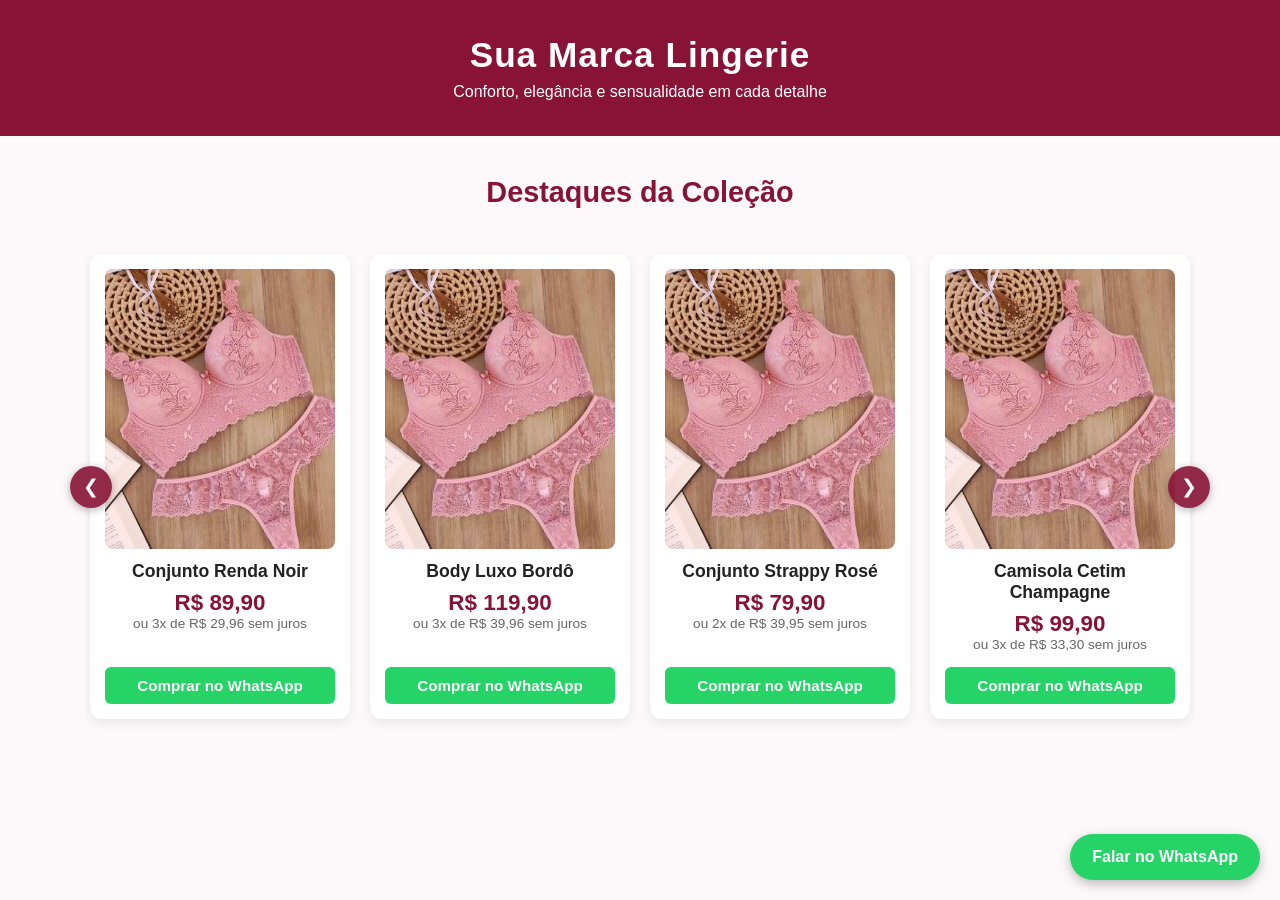
<file: site da rai/index.html>
<!DOCTYPE html>
<html lang="pt-BR">
<head>
    <meta charset="UTF-8">
    <meta name="viewport" content="width=device-width, initial-scale=1.0">
    <title>Loja de Lingerie | Vitrine</title>
    <link rel="stylesheet" href="style/style.css">
</head>
<body>

    <header>
        <h1>Sua Marca Lingerie</h1>
        <p>Conforto, elegância e sensualidade em cada detalhe</p>
    </header>

    <main class="container">
        <h2>Destaques da Coleção</h2>
        
        <div class="carrossel-wrapper">
            <button class="seta seta-esquerda" onclick="rolarCarrossel(-1)">❮</button>
            
            <div class="carrossel" id="vitrine">
                
                <div class="card-produto">
                    <img src="img/images.jpg" alt="Conjunto Renda Preto">
                    <h3>Conjunto Renda Noir</h3>
                    <p class="preco">R$ 89,90</p>
                    <p class="parcela">ou 3x de R$ 29,96 sem juros</p>
                    <a href="https://wa.me/5511994677229" target="_blank" class="btn-comprar">
                        Comprar no WhatsApp
                    </a>
                </div>

                <div class="card-produto">
                    <img src="img/images.jpg" alt="Body Rendado">
                    <h3>Body Luxo Bordô</h3>
                    <p class="preco">R$ 119,90</p>
                    <p class="parcela">ou 3x de R$ 39,96 sem juros</p>
                    <a href="https://wa.me/5511994677229" target="_blank" class="btn-comprar">
                        Comprar no WhatsApp
                    </a>
                </div>

                <div class="card-produto">
                    <img src="img/images.jpg" alt="Sutiã Strappy">
                    <h3>Conjunto Strappy Rosé</h3>
                    <p class="preco">R$ 79,90</p>
                    <p class="parcela">ou 2x de R$ 39,95 sem juros</p>
                    <a href="https://wa.me/5511994677229" target="_blank" class="btn-comprar">
                        Comprar no WhatsApp
                    </a>
                </div>

                <div class="card-produto">
                    <img src="img/images.jpg" alt="Camisola Cetim">
                    <h3>Camisola Cetim Champagne</h3>
                    <p class="preco">R$ 99,90</p>
                    <p class="parcela">ou 3x de R$ 33,30 sem juros</p>
                    <a href="https://wa.me/5511994677229" target="_blank" class="btn-comprar">
                        Comprar no WhatsApp
                    </a>
                </div>

                <div class="card-produto">
                    <img src="img/images.jpg" alt="Conjunto Branco">
                    <h3>Conjunto Noiva Branco</h3>
                    <p class="preco">R$ 94,90</p>
                    <p class="parcela">ou 3x de R$ 31,63 sem juros</p>
                    <a href="https://wa.me/5511994677229" target="_blank" class="btn-comprar">
                        Comprar no WhatsApp
                    </a>
                </div>

            </div>

            <button class="seta seta-direita" onclick="rolarCarrossel(1)">❯</button>
        </div>
    </main>

    <a href="https://wa.me/5511994677229" target="_blank" class="whatsapp-flutuante">
        Falar no WhatsApp
    </a>

    <script>
        const vitrine = document.getElementById('vitrine');
        const cardsOriginais = Array.from(vitrine.children);
        
        cardsOriginais.forEach(card => {
            const cloneFinal = card.cloneNode(true);
            vitrine.appendChild(cloneFinal);
        });

        let bloqueado = false;

        function rolarCarrossel(direcao) {
            if (bloqueado) return;
            bloqueado = true;

            const card = vitrine.querySelector('.card-produto');
            const distancia = card.offsetWidth + 20;
            const metadeLargura = vitrine.scrollWidth / 2;

            if (direcao === -1 && vitrine.scrollLeft <= 5) {
                vitrine.style.scrollBehavior = 'auto';
                vitrine.style.scrollSnapType = 'none';
                vitrine.scrollLeft = metadeLargura;
            }

            requestAnimationFrame(() => {
                vitrine.style.scrollBehavior = 'smooth';
                vitrine.scrollBy({ left: direcao * distancia });

                setTimeout(() => {
                    vitrine.style.scrollBehavior = 'auto';
                    if (vitrine.scrollLeft >= metadeLargura) {
                        vitrine.scrollLeft -= metadeLargura;
                    }
                    vitrine.style.scrollSnapType = 'x mandatory';
                    bloqueado = false;
                }, 400);
            });
        }

        vitrine.addEventListener('scroll', () => {
            if (bloqueado) return;
            const metadeLargura = vitrine.scrollWidth / 2;
            if (vitrine.scrollLeft >= metadeLargura) {
                vitrine.style.scrollBehavior = 'auto';
                vitrine.scrollLeft -= metadeLargura;
            }
        });
    </script>

</body>
</html>
</file>
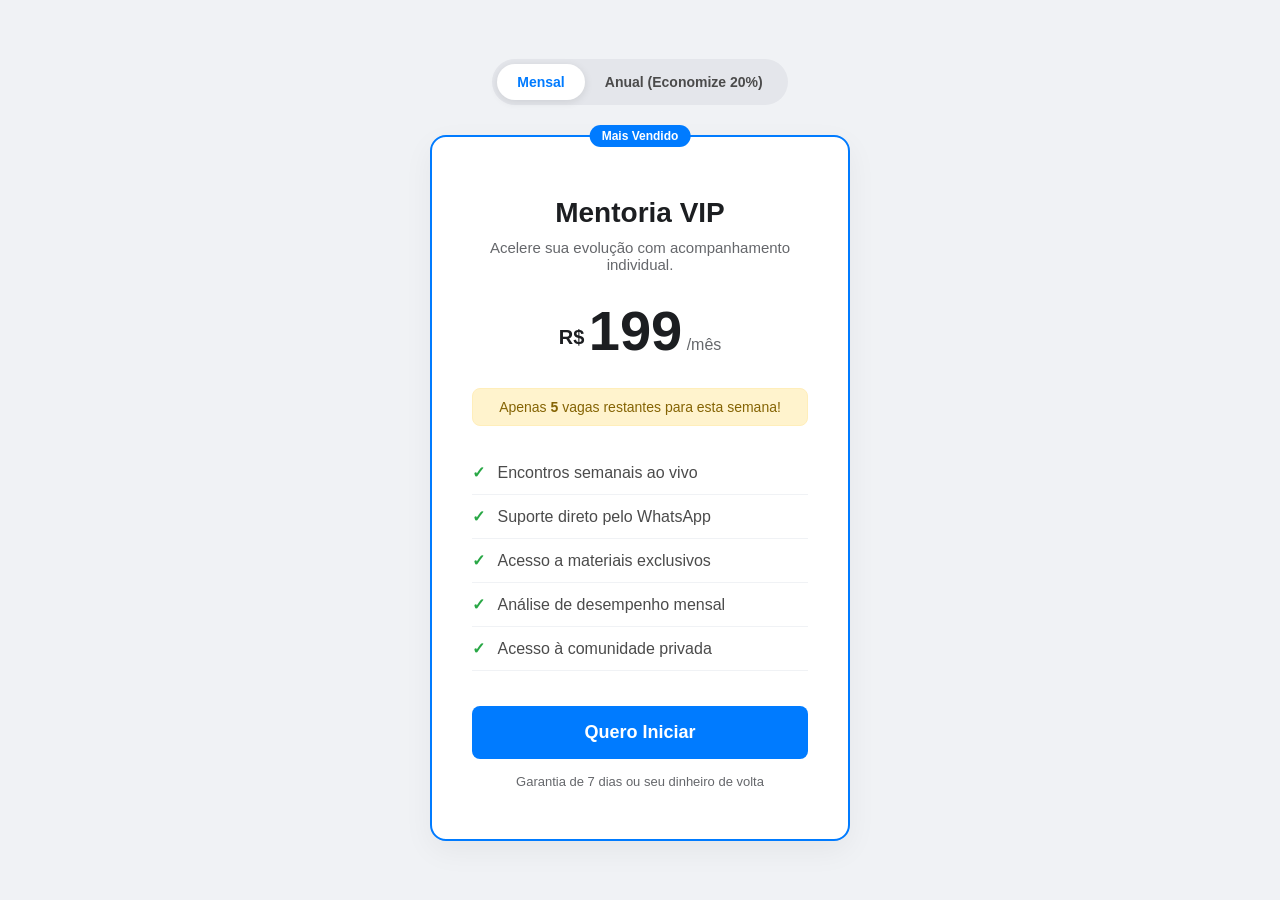
<file: projetos freelas/Card de Serviço Premium/index.html>
<!DOCTYPE html>
<html lang="pt-BR">
<head>
    <meta charset="UTF-8">
    <meta name="viewport" content="width=device-width, initial-scale=1.0">
    <title>Card de Serviços Premium</title>
    <link rel="stylesheet" href="style.css">
</head>
<body>

    <div class="container">
        <div class="toggle-container">
            <button id="btn-mensal" class="toggle-btn active">Mensal</button>
            <button id="btn-anual" class="toggle-btn">Anual (Economize 20%)</button>
        </div>

        <div class="pricing-card">
            <div class="card-header">
                <span class="badge">Mais Vendido</span>
                <h3>Mentoria VIP</h3>
                <p>Acelere sua evolução com acompanhamento individual.</p>
            </div>

            <div class="card-price">
                <span class="currency">R$</span>
                <span id="price" class="price-value">199</span>
                <span id="period" class="price-period">/mês</span>
            </div>

            <div class="scarcity-alert">
                <p>Apenas <strong id="slots-count">5</strong> vagas restantes para esta semana!</p>
            </div>

            <ul class="features-list">
                <li>Encontros semanais ao vivo</li>
                <li>Suporte direto pelo WhatsApp</li>
                <li>Acesso a materiais exclusivos</li>
                <li>Análise de desempenho mensal</li>
                <li>Acesso à comunidade privada</li>
            </ul>

            <button class="card-btn">Quero Iniciar</button>

            <div class="card-footer-info">
                <p>Garantia de 7 dias ou seu dinheiro de volta</p>
            </div>
        </div>
    </div>

    <script src="script.js"></script>
</body>
</html>
</file>
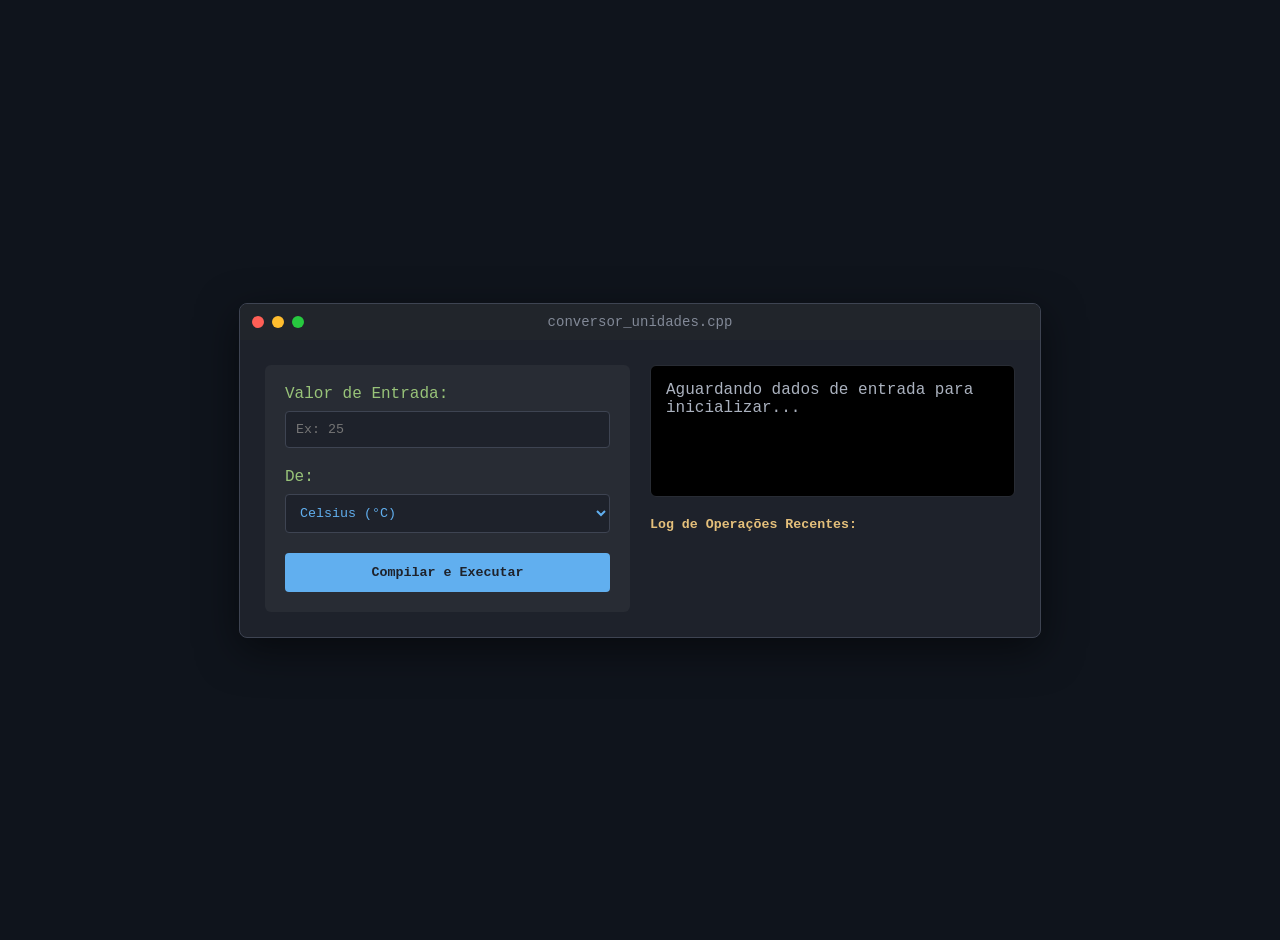
<file: projetos freelas/conversa cientifica interface/index.html>
<!DOCTYPE html>
<html lang="pt-BR">
<head>
    <meta charset="UTF-8">
    <meta name="viewport" content="width=device-width, initial-scale=1.0">
    <title>Estação de Conversão Científica</title>
    <link rel="stylesheet" href="style.css">
</head>
<body>
    <div class="terminal-container">
        <div class="terminal-header">
            <span class="dot red"></span>
            <span class="dot yellow"></span>
            <span class="dot green"></span>
            <div class="terminal-title">conversor_unidades.cpp</div>
        </div>
        
        <div class="terminal-body">
            <div class="input-panel">
                <div class="row">
                    <label>Valor de Entrada:</label>
                    <input type="number" id="tempInput" placeholder="Ex: 25">
                </div>
                
                <div class="row">
                    <label>De:</label>
                    <select id="fromUnit">
                        <option value="C">Celsius (°C)</option>
                        <option value="F">Fahrenheit (°F)</option>
                        <option value="K">Kelvin (K)</option>
                    </select>
                </div>
                
                <button class="action-btn" onclick="processConversion()">Compilar e Executar</button>
            </div>
            
            <div class="output-panel">
                <div class="console-box" id="consoleOutput">Aguardando dados de entrada para inicializar...</div>
                <div class="history-box">
                    <h5>Log de Operações Recentes:</h5>
                    <ul id="historyList"></ul>
                </div>
            </div>
        </div>
    </div>

    <script>
        function processConversion() {
            const inputVal = document.getElementById('tempInput').value;
            const fromUnit = document.getElementById('fromUnit').value;
            const consoleOutput = document.getElementById('consoleOutput');
            const historyList = document.getElementById('historyList');
            
            if (inputVal === '') {
                consoleOutput.innerHTML = `<span class="text-error">[ERRO] Falha de segmentação: entrada nula detectada.</span>`;
                return;
            }
            
            const value = parseFloat(inputVal);
            let c, f, k;
            
            if (fromUnit === 'C') {
                c = value; f = (c * 9/5) + 32; k = c + 273.15;
            } else if (fromUnit === 'F') {
                f = value; c = (f - 32) * 5/9; k = c + 273.15;
            } else {
                k = value; c = k - 273.15; f = (c * 9/5) + 32;
            }
            
            const resultText = `Mapeamento concluído com sucesso:\n» ${c.toFixed(2)} °C\n» ${f.toFixed(2)} °F\n» ${k.toFixed(2)} K`;
            consoleOutput.innerHTML = `<span class="text-success">${resultText}</span>`;
            
            const li = document.createElement('li');
            li.textContent = `${value}°${fromUnit} processado para múltiplas saídas.`;
            historyList.insertBefore(li, historyList.firstChild);
        }
    </script>
</body>
</html>
</file>
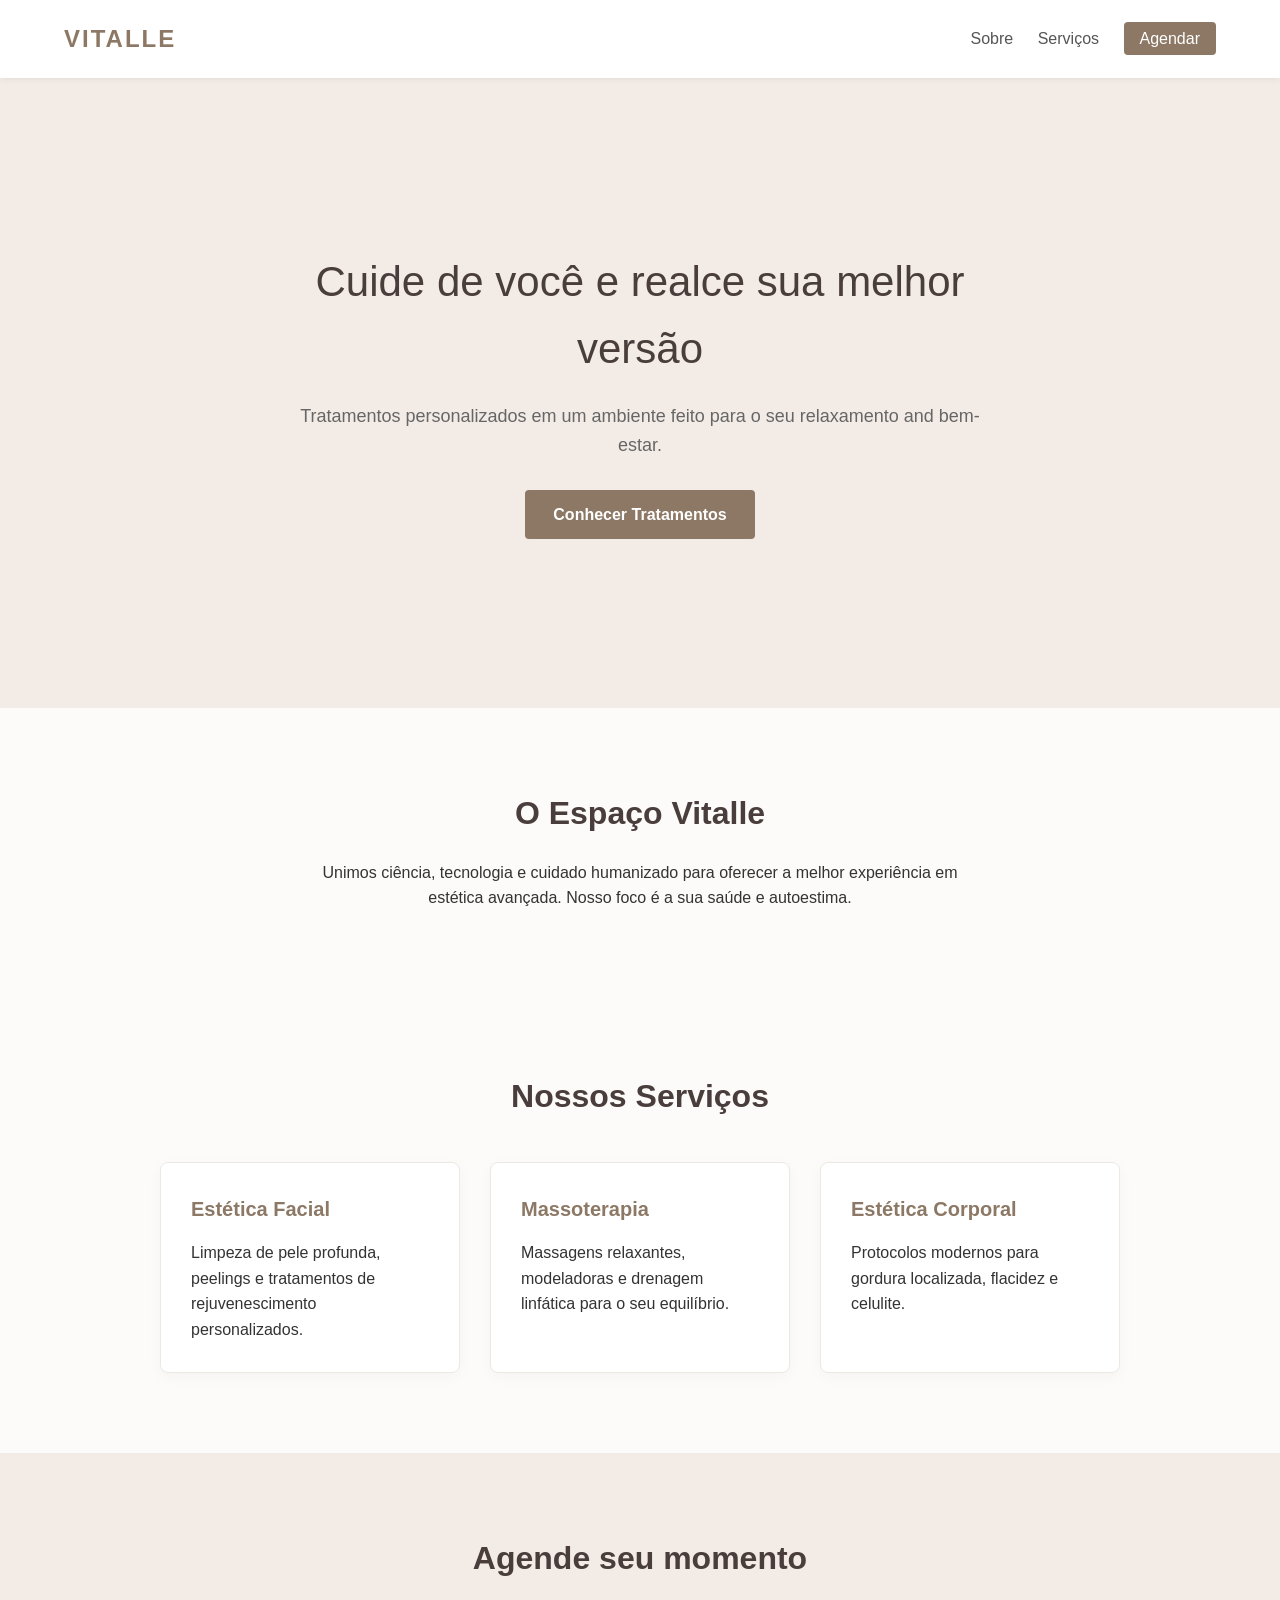
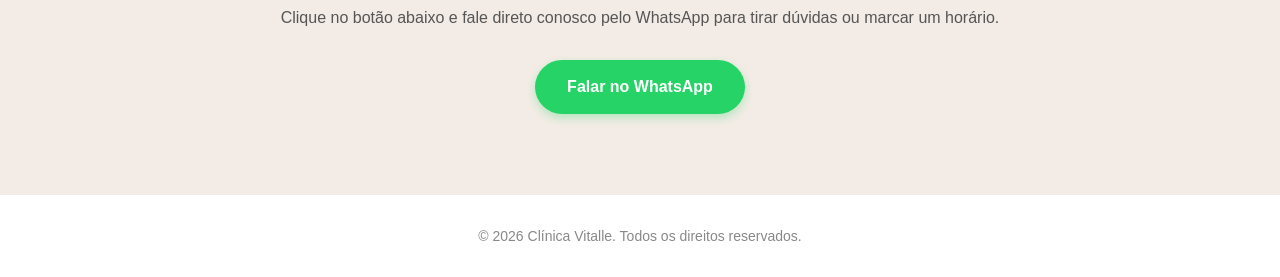
<file: projetos freelas/projeto Bem-estar/index.html>
<!DOCTYPE html>
<html lang="pt-BR">
<head>
    <meta charset="UTF-8">
    <meta name="viewport" content="width=device-width, initial-scale=1.0">
    <title>Clínica Vitalle | Estética e Bem-Estar</title>
    <link rel="stylesheet" href="style.css">
</head>
<body>

    <header class="header">
        <div class="logo">VITALLE</div>
        <nav class="menu">
            <a href="#sobre">Sobre</a>
            <a href="#servicos">Serviços</a>
            <a href="#contato" class="btn-menu">Agendar</a>
        </nav>
    </header>

    <section class="hero">
        <div class="hero-content">
            <h1>Cuide de você e realce sua melhor versão</h1>
            <p>Tratamentos personalizados em um ambiente feito para o seu relaxamento and bem-estar.</p>
            <a href="#contato" class="btn-principal">Conhecer Tratamentos</a>
        </div>
    </section>

    <section id="sobre" class="sobre">
        <h2>O Espaço Vitalle</h2>
        <p>Unimos ciência, tecnologia e cuidado humanizado para oferecer a melhor experiência em estética avançada. Nosso foco é a sua saúde e autoestima.</p>
    </section>

    <section id="servicos" class="servicos">
        <h2>Nossos Serviços</h2>
        <div class="servicos-grid">
            <div class="card">
                <h3>Estética Facial</h3>
                <p>Limpeza de pele profunda, peelings e tratamentos de rejuvenescimento personalizados.</p>
            </div>
            <div class="card">
                <h3>Massoterapia</h3>
                <p>Massagens relaxantes, modeladoras e drenagem linfática para o seu equilíbrio.</p>
            </div>
            <div class="card">
                <h3>Estética Corporal</h3>
                <p>Protocolos modernos para gordura localizada, flacidez e celulite.</p>
            </div>
        </div>
    </section>

    <section id="contato" class="contato">
        <h2>Agende seu momento</h2>
        <p>Clique no botão abaixo e fale direto conosco pelo WhatsApp para tirar dúvidas ou marcar um horário.</p>
        <a href="https://wa.me" target="_blank" class="btn-whatsapp">Falar no WhatsApp</a>
    </section>

    <footer class="footer">
        <p>&copy; 2026 Clínica Vitalle. Todos os direitos reservados.</p>
    </footer>

</body>
</html>
</file>
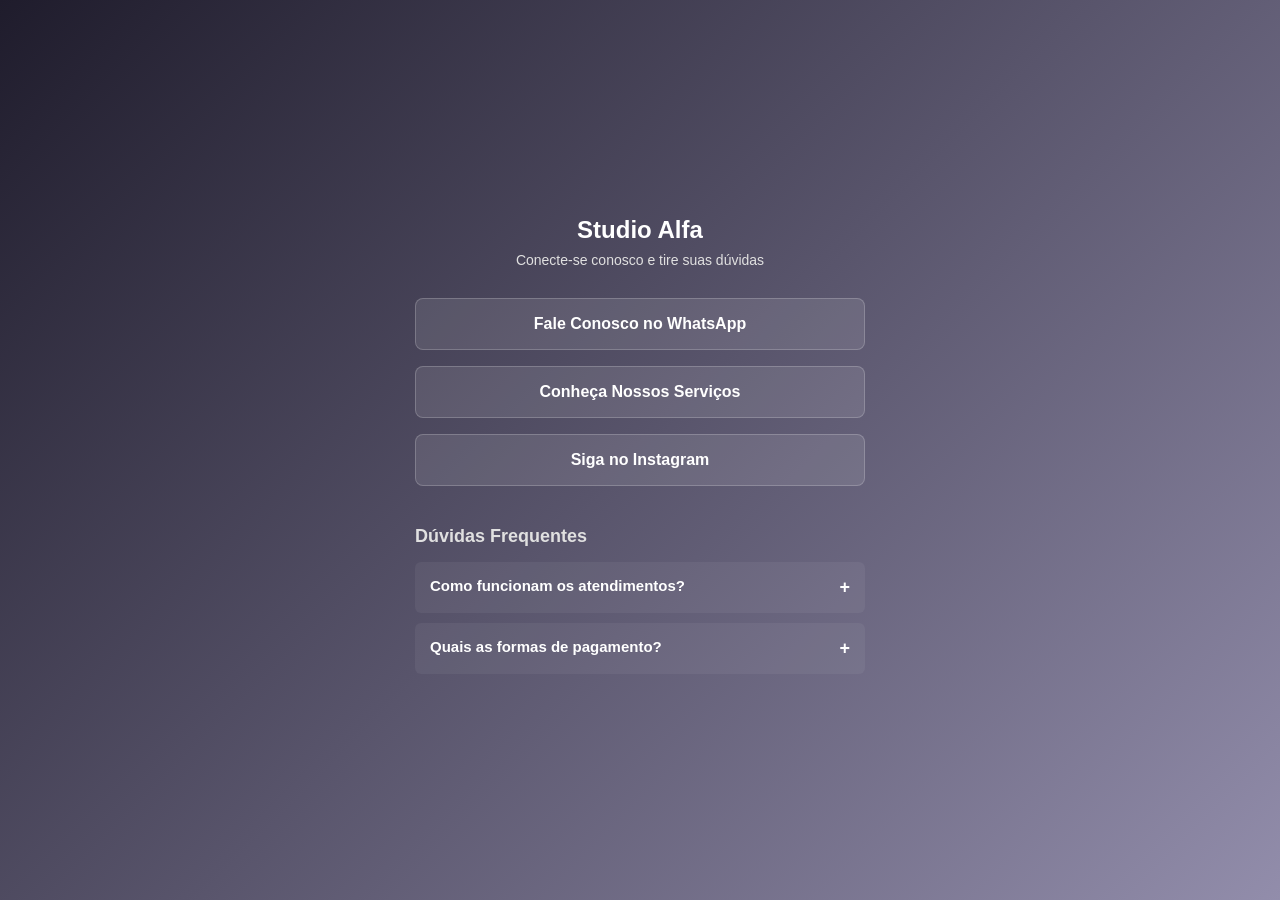
<file: projetos freelas/projeto linktree/index.html>
<!DOCTYPE html>
<html lang="pt-BR">
<head>
    <meta charset="UTF-8">
    <meta name="viewport" content="width=device-width, initial-scale=1.0">
    <title>Nossas Redes e Dúvidas</title>
    <link rel="stylesheet" href="style.css">
</head>
<body>

    <div class="links-container">
        <div class="profile">
            <h2>Studio Alfa</h2>
            <p>Conecte-se conosco e tire suas dúvidas</p>
        </div>

        <div class="links-grid">
            <a href="#" class="link-item">Fale Conosco no WhatsApp</a>
            <a href="#" class="link-item">Conheça Nossos Serviços</a>
            <a href="#" class="link-item">Siga no Instagram</a>
        </div>

        <div class="faq-section">
            <h3>Dúvidas Frequentes</h3>
            
            <div class="faq-item">
                <button class="faq-question">Como funcionam os atendimentos?</button>
                <div class="faq-answer">
                    <p>Nossos atendimentos são feitos com hora marcada, de segunda a sexta, de forma presencial ou online.</p>
                </div>
            </div>

            <div class="faq-item">
                <button class="faq-question">Quais as formas de pagamento?</button>
                <div class="faq-answer">
                    <p>Aceitamos Pix, cartões de crédito com parcelamento em até 6x e boleto bancário à vista.</p>
                </div>
            </div>
        </div>
    </div>

    <script src="script.js"></script>
</body>
</html>
</file>
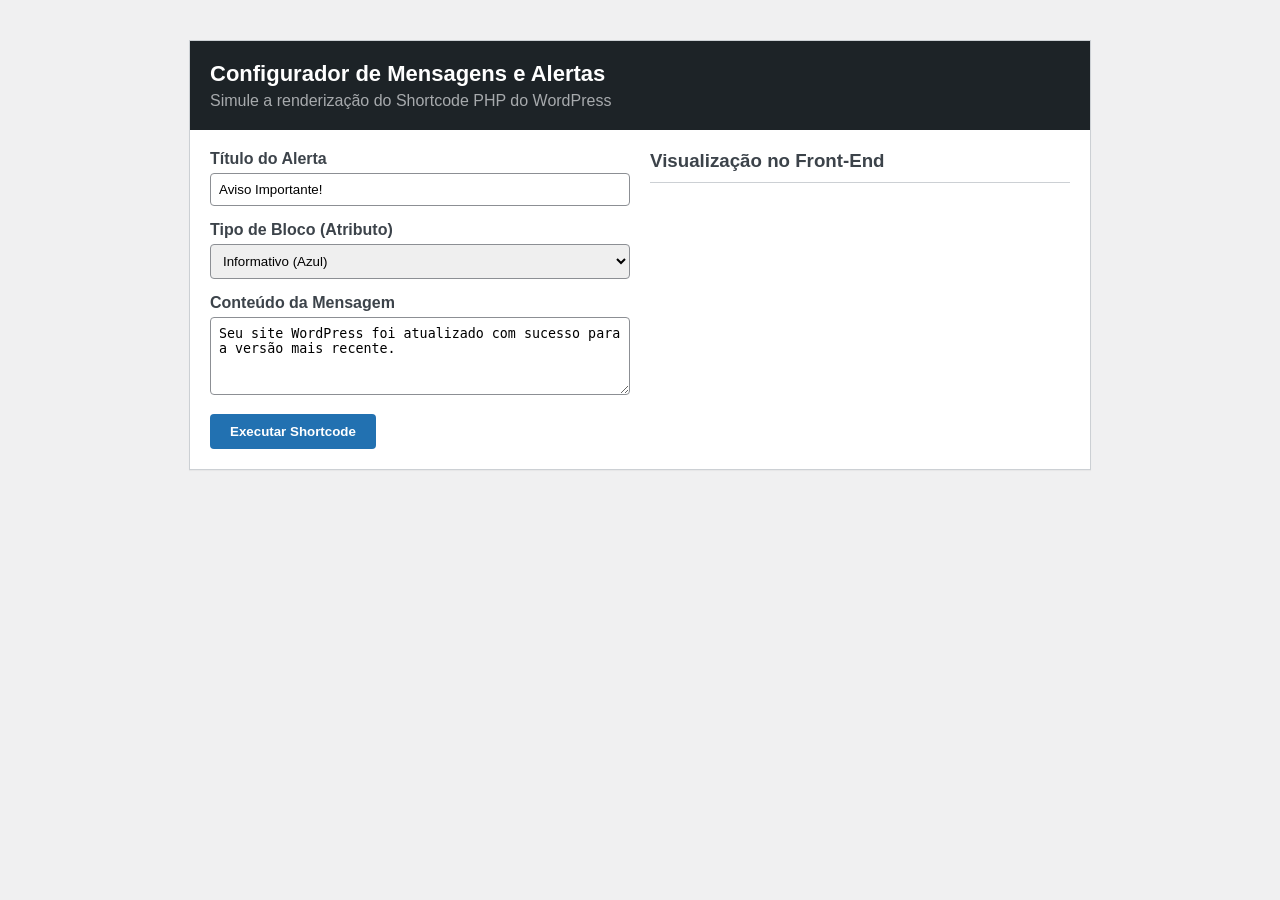
<file: projetos freelas/simulador visual de shortcode wordpress/index.html>
<!DOCTYPE html>
<html lang="pt-BR">
<head>
    <meta charset="UTF-8">
    <meta name="viewport" content="width=device-width, initial-scale=1.0">
    <title>Gerador de Shortcodes WordPress</title>
    <link rel="stylesheet" href="style.css">
</head>
<body>
    <div class="wp-admin-panel">
        <header class="wp-header">
            <h1>Configurador de Mensagens e Alertas</h1>
            <p>Simule a renderização do Shortcode PHP do WordPress</p>
        </header>
        
        <main class="wp-content">
            <div class="form-container">
                <div class="form-group">
                    <label for="alertTitle">Título do Alerta</label>
                    <input type="text" id="alertTitle" value="Aviso Importante!">
                </div>

                <div class="form-group">
                    <label for="alertType">Tipo de Bloco (Atributo)</label>
                    <select id="alertType">
                        <option value="info">Informativo (Azul)</option>
                        <option value="success">Sucesso (Verde)</option>
                        <option value="warning">Aviso (Amarelo)</option>
                        <option value="danger">Perigo (Vermelho)</option>
                    </select>
                </div>
                
                <div class="form-group">
                    <label for="alertMessage">Conteúdo da Mensagem</label>
                    <textarea id="alertMessage" rows="4">Seu site WordPress foi atualizado com sucesso para a versão mais recente.</textarea>
                </div>
                
                <button class="wp-btn" onclick="generateWPAlert()">Executar Shortcode</button>
            </div>
            
            <div class="preview-container">
                <h3>Visualização no Front-End</h3>
                <div id="wpPreviewArea"></div>
            </div>
        </main>
    </div>

    <script>
        function generateWPAlert() {
            const title = document.getElementById('alertTitle').value;
            const type = document.getElementById('alertType').value;
            const message = document.getElementById('alertMessage').value;
            const previewArea = document.getElementById('wpPreviewArea');
            
            const alertElement = document.createElement('div');
            alertElement.className = `wp-box wp-box-${type}`;
            
            alertElement.innerHTML = `
                <div class="wp-box-content">
                    <h4>${title}</h4>
                    <p>${message}</p>
                </div>
                <button class="wp-box-close" onclick="this.parentElement.remove()">&times;</button>
            `;
            
            previewArea.appendChild(alertElement);
        }
    </script>
</body>
</html>
</file>
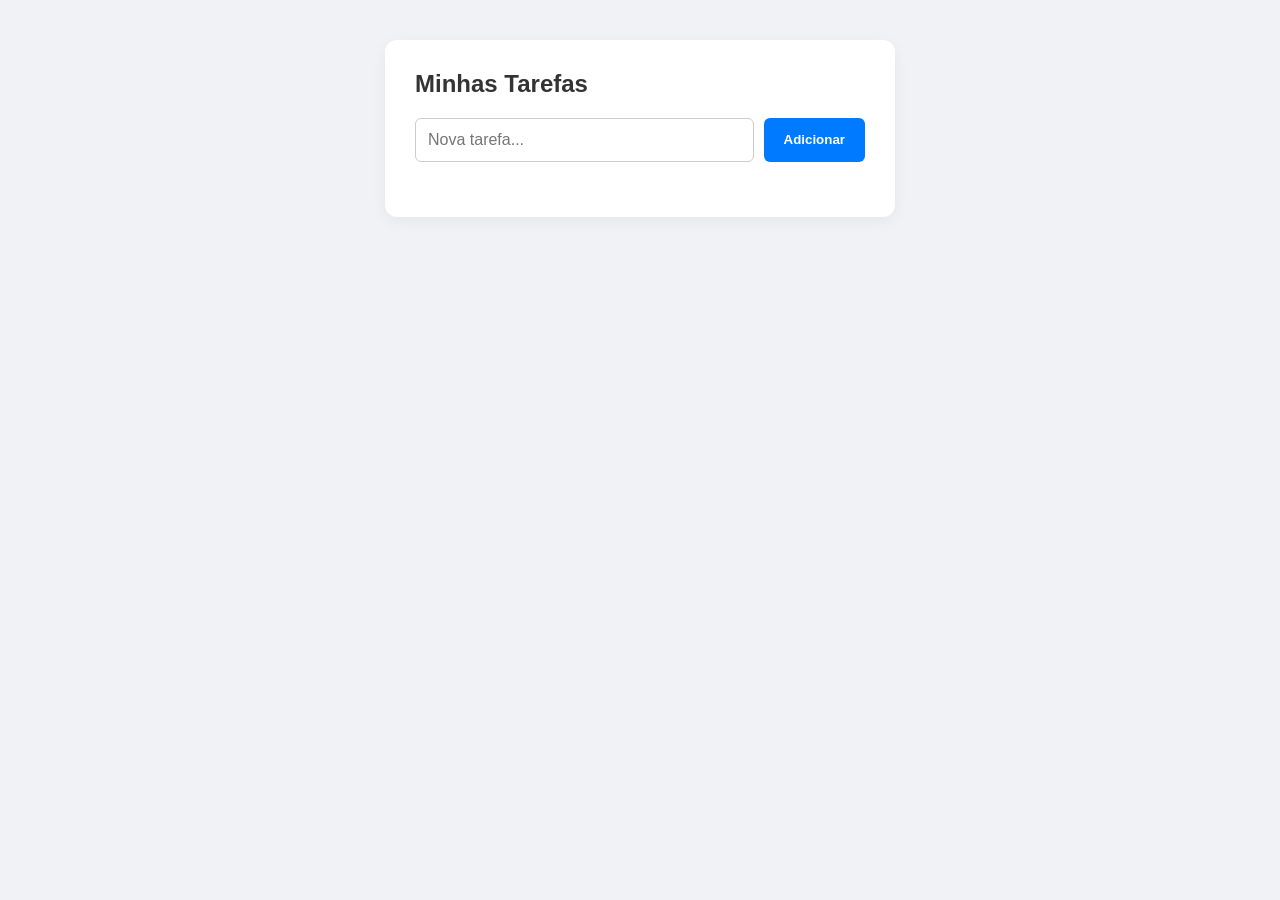
<file: projetos freelas/Sistema de Gerenciamento de Tarefas/index.html>
<!DOCTYPE html>
<html lang="pt-BR">
<head>
    <meta charset="UTF-8">
    <meta name="viewport" content="width=device-width, initial-scale=1.0">
    <title>Gerenciador de Tarefas</title>
    <link rel="stylesheet" href="style.css">
</head>
<body>
    <div class="container">
        <h2>Minhas Tarefas</h2>
        <div class="input-group">
            <input type="text" id="taskInput" placeholder="Nova tarefa...">
            <button onclick="addTask()">Adicionar</button>
        </div>
        <ul id="taskList"></ul>
    </div>
    <script>
        function addTask() {
            const input = document.getElementById('taskInput');
            const text = input.value.trim();
            if (text === '') return;
            const li = document.createElement('li');
            li.innerHTML = `<span>${text}</span><button class="btn-delete" onclick="this.parentElement.remove()">X</button>`;
            document.getElementById('taskList').appendChild(li);
            input.value = '';
        }
    </script>
</body>
</html>
</file>
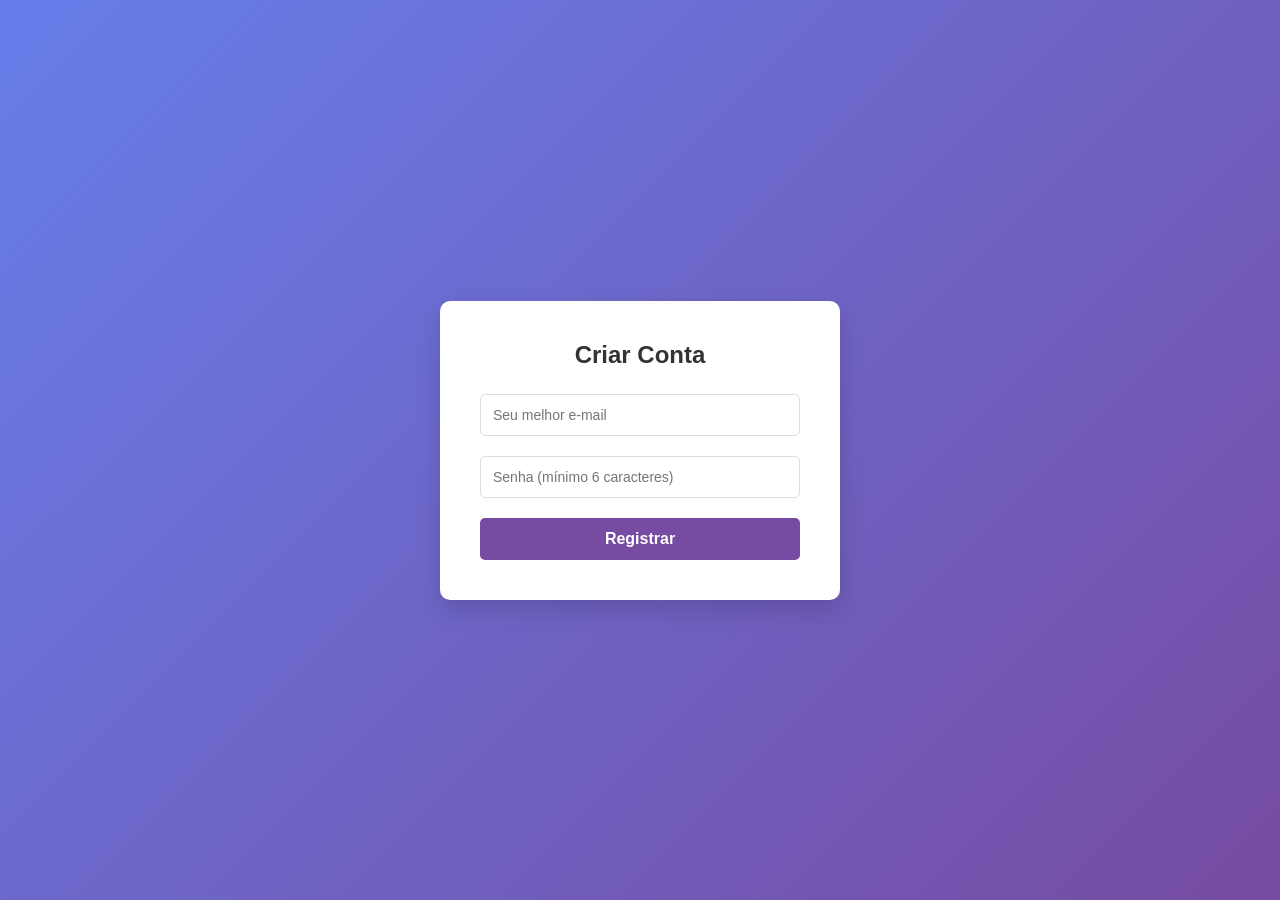
<file: projetos freelas/Validador de Formulários Dinâmico/index.html>
<!DOCTYPE html>
<html lang="pt-BR">
<head>
    <meta charset="UTF-8">
    <meta name="viewport" content="width=device-width, initial-scale=1.0">
    <title>Validador de Acesso</title>
    <link rel="stylesheet" href="style.css">
</head>
<body>
    <form id="myForm" onsubmit="return validateForm(event)">
        <h2>Criar Conta</h2>
        <div class="field">
            <input type="text" id="email" placeholder="Seu melhor e-mail">
            <div id="emailError" class="error">Por favor, insira um e-mail válido.</div>
        </div>
        <div class="field">
            <input type="password" id="password" placeholder="Senha (mínimo 6 caracteres)">
            <div id="passwordError" class="error">A senha deve ter pelo menos 6 caracteres.</div>
        </div>
        <button type="submit">Registrar</button>
    </form>
    <script>
        function validateForm(event) {
            event.preventDefault();
            let valid = true;
            const email = document.getElementById('email').value;
            const password = document.getElementById('password').value;
            if (!email.includes('@') || !email.includes('.')) {
                document.getElementById('emailError').style.display = 'block';
                valid = false;
            } else {
                document.getElementById('emailError').style.display = 'none';
            }
            if (password.length < 6) {
                document.getElementById('passwordError').style.display = 'block';
                valid = false;
            } else {
                document.getElementById('passwordError').style.display = 'none';
            }
            if (valid) {
                alert('Formulário validado com sucesso!');
            }
            return valid;
        }
    </script>
</body>
</html>
</file>
<file: site da rai/style/style.css>
* {
    margin: 0;
    padding: 0;
    box-sizing: border-box;
    font-family: 'Segoe UI', Tahoma, Geneva, Verdana, sans-serif;
}

body {
    background-color: #fdf8f9;
    color: #333;
}

header {
    background-color: #881337;
    color: #fff;
    text-align: center;
    padding: 35px 20px;
}

header h1 {
    font-size: 2.2rem;
    letter-spacing: 1px;
    margin-bottom: 8px;
}

.container {
    max-width: 1150px;
    margin: 40px auto;
    padding: 0 20px;
}

.container h2 {
    text-align: center;
    color: #881337;
    margin-bottom: 30px;
    font-size: 1.8rem;
}

.carrossel-wrapper {
    position: relative;
    display: flex;
    align-items: center;
}

.carrossel {
    display: flex;
    gap: 20px;
    overflow-x: auto;
    scroll-behavior: smooth;
    padding: 15px 5px;
    scrollbar-width: none;
}

.carrossel::-webkit-scrollbar {
    display: none;
}

.card-produto {
    min-width: 260px;
    max-width: 260px;
    background: #fff;
    border-radius: 12px;
    padding: 15px;
    text-align: center;
    box-shadow: 0 4px 12px rgba(0, 0, 0, 0.08);
    transition: transform 0.2s;
    display: flex;
    flex-direction: column;
}

.card-produto:hover {
    transform: translateY(-5px);
}

.card-produto img {
    width: 100%;
    height: 280px;
    object-fit: cover;
    border-radius: 8px;
    margin-bottom: 12px;
}

.card-produto h3 {
    font-size: 1.1rem;
    margin-bottom: 8px;
    color: #222;
}

.preco {
    font-size: 1.4rem;
    font-weight: bold;
    color: #881337;
}

.parcela {
    font-size: 0.85rem;
    color: #666;
    margin-bottom: 15px;
}

.btn-comprar {
    display: block;
    background-color: #25d366;
    color: #fff;
    text-decoration: none;
    padding: 10px;
    border-radius: 6px;
    font-weight: bold;
    font-size: 0.95rem;
    transition: background 0.3s;
    margin-top: auto;
}

.btn-comprar:hover {
    background-color: #1ebe5d;
}

.seta {
    position: absolute;
    z-index: 10;
    background-color: rgba(136, 19, 55, 0.9);
    color: white;
    border: none;
    width: 42px;
    height: 42px;
    border-radius: 50%;
    font-size: 1.2rem;
    cursor: pointer;
    box-shadow: 0 2px 8px rgba(0, 0, 0, 0.3);
    transition: background 0.3s;
}

.seta:hover {
    background-color: #590a22;
}

.seta-esquerda {
    left: -15px;
}

.seta-direita {
    right: -15px;
}

.whatsapp-flutuante {
    position: fixed;
    bottom: 20px;
    right: 20px;
    background-color: #25d366;
    color: white;
    padding: 14px 22px;
    border-radius: 50px;
    text-decoration: none;
    font-weight: bold;
    box-shadow: 0 4px 12px rgba(0, 0, 0, 0.25);
    z-index: 100;
}

.whatsapp-flutuante:hover {
    background-color: #1ebe5d;
}

@media (max-width: 768px) {
    header {
        padding: 25px 15px;
    }

    header h1 {
        font-size: 1.6rem;
    }

    header p {
        font-size: 0.9rem;
    }

    .container {
        margin: 25px auto;
        padding: 0 12px;
    }

    .container h2 {
        font-size: 1.4rem;
        margin-bottom: 20px;
    }

    .carrossel {
        scroll-snap-type: x mandatory;
        padding: 10px 0;
    }

    .card-produto {
        min-width: 82vw;
        max-width: 82vw;
        scroll-snap-align: center;
    }

    .card-produto img {
        height: 250px;
    }

    .seta {
        width: 36px;
        height: 36px;
        font-size: 1rem;
    }

    .seta-esquerda {
        left: 2px;
    }

    .seta-direita {
        right: 2px;
    }

    .whatsapp-flutuante {
        bottom: 15px;
        right: 15px;
        padding: 11px 16px;
        font-size: 0.85rem;
    }
}
</file>
<file: projetos freelas/Card de Serviço Premium/style.css>
* {
    margin: 0;
    padding: 0;
    box-sizing: border-box;
    font-family: 'Segoe UI', sans-serif;
}

body {
    background-color: #f0f2f5;
    display: flex;
    justify-content: center;
    align-items: center;
    min-height: 100vh;
    padding: 40px 20px;
}

.container {
    display: flex;
    flex-direction: column;
    align-items: center;
    width: 100%;
}

.toggle-container {
    background-color: #e4e6eb;
    padding: 5px;
    border-radius: 30px;
    margin-bottom: 30px;
    display: flex;
}

.toggle-btn {
    border: none;
    background: none;
    padding: 10px 20px;
    font-size: 14px;
    font-weight: 600;
    color: #4b4b4b;
    cursor: pointer;
    border-radius: 25px;
    transition: 0.3s;
}

.toggle-btn.active {
    background-color: #ffffff;
    color: #007bff;
    box-shadow: 0 2px 8px rgba(0,0,0,0.1);
}

.pricing-card {
    background-color: #ffffff;
    border-radius: 16px;
    box-shadow: 0 10px 30px rgba(0, 0, 0, 0.05);
    padding: 50px 40px;
    width: 100%;
    max-width: 420px;
    text-align: center;
    border: 2px solid #007bff;
    position: relative;
}

.badge {
    background-color: #007bff;
    color: #ffffff;
    font-size: 12px;
    font-weight: bold;
    padding: 4px 12px;
    border-radius: 20px;
    position: absolute;
    top: -12px;
    left: 50%;
    transform: translateX(-50%);
}

.card-header h3 {
    font-size: 28px;
    color: #1c1e21;
    margin: 10px 0;
}

.card-header p {
    font-size: 15px;
    color: #65676b;
    margin-bottom: 25px;
}

.card-price {
    margin-bottom: 25px;
}

.currency {
    font-size: 20px;
    font-weight: 600;
    vertical-align: super;
    color: #1c1e21;
}

.price-value {
    font-size: 56px;
    font-weight: bold;
    color: #1c1e21;
    transition: 0.2s ease;
}

.price-period {
    font-size: 16px;
    color: #65676b;
}

.scarcity-alert {
    background-color: #fff3cd;
    border: 1px solid #ffeeba;
    color: #856404;
    padding: 10px;
    border-radius: 8px;
    margin-bottom: 25px;
    font-size: 14px;
}

.features-list {
    list-style: none;
    text-align: left;
    margin-bottom: 35px;
}

.features-list li {
    font-size: 16px;
    color: #4b4b4b;
    padding: 12px 0;
    border-bottom: 1px solid #f0f2f5;
}

.features-list li::before {
    content: "✓ ";
    color: #28a745;
    font-weight: bold;
    margin-right: 8px;
}

.card-btn {
    width: 100%;
    background-color: #007bff;
    color: #ffffff;
    border: none;
    padding: 16px;
    font-size: 18px;
    font-weight: bold;
    border-radius: 8px;
    cursor: pointer;
    transition: 0.3s;
    margin-bottom: 15px;
}

.card-btn:hover {
    background-color: #0056b3;
    transform: translateY(-2px);
}

.card-footer-info {
    font-size: 13px;
    color: #65676b;
}

@media (max-width: 480px) {
    body {
        padding: 20px 10px;
    }

    .pricing-card {
        padding: 35px 20px;
    }

    .card-header h3 {
        font-size: 22px;
    }

    .price-value {
        font-size: 42px;
    }

    .features-list li {
        font-size: 14px;
        padding: 10px 0;
    }

    .card-btn {
        padding: 14px;
        font-size: 16px;
    }
}
</file>
<file: projetos freelas/conversa cientifica interface/style.css>
body {
    background-color: #0f141c;
    color: #abb2bf;
    font-family: 'Courier New', Courier, monospace;
    display: flex;
    justify-content: center;
    align-items: center;
    min-height: 100vh;
    margin: 0;
    padding: 20px;
}
.terminal-container {
    width: 100%;
    max-width: 800px;
    background: #1e222b;
    border-radius: 8px;
    box-shadow: 0 12px 40px rgba(0,0,0,0.5);
    overflow: hidden;
    border: 1px solid #3e4452;
}
.terminal-header {
    background: #21252b;
    padding: 12px;
    display: flex;
    align-items: center;
    position: relative;
}
.dot {
    width: 12px;
    height: 12px;
    border-radius: 50%;
    margin-right: 8px;
    display: inline-block;
}
.red { background: #ff5f56; }
.yellow { background: #ffbd2e; }
.green { background: #27c93f; }
.terminal-title {
    position: absolute;
    width: 100%;
    text-align: center;
    left: 0;
    font-size: 14px;
    color: #828997;
}
.terminal-body {
    display: grid;
    grid-template-columns: 1fr 1fr;
    gap: 20px;
    padding: 25px;
}
.input-panel {
    background: #282c34;
    padding: 20px;
    border-radius: 6px;
}
.row {
    margin-bottom: 20px;
}
label {
    display: block;
    margin-bottom: 8px;
    color: #98c379;
}
input, select {
    width: 100%;
    background: #1e222b;
    border: 1px solid #3e4452;
    padding: 10px;
    color: #61afef;
    border-radius: 4px;
    font-family: inherit;
    box-sizing: border-box;
}
.action-btn {
    width: 100%;
    background: #61afef;
    color: #1e222b;
    border: none;
    padding: 12px;
    font-weight: bold;
    cursor: pointer;
    border-radius: 4px;
    font-family: inherit;
}
.action-btn:hover { background: #4ca3ea; }
.console-box {
    background: #000;
    padding: 15px;
    border-radius: 6px;
    min-height: 100px;
    white-space: pre-line;
    border: 1px solid #282c34;
}
.text-error { color: #e06c75; }
.text-success { color: #98c379; }
.history-box {
    margin-top: 20px;
}
.history-box h5 { margin: 0 0 10px 0; color: #e5c07b; }
.history-box ul { padding-left: 20px; margin: 0; font-size: 13px; color: #5c6370; }
</file>
<file: projetos freelas/projeto Bem-estar/style.css>
* {
    margin: 0;
    padding: 0;
    box-sizing: border-box;
    font-family: 'Segoe UI', Tahoma, Geneva, Verdana, sans-serif;
}

html {
    scroll-behavior: smooth;
}

body {
    background-color: #fcfbfa;
    color: #333333;
    line-height: 1.6;
}

.header {
    display: flex;
    justify-content: space-between;
    align-items: center;
    padding: 20px 5%;
    background-color: #ffffff;
    box-shadow: 0 2px 5px rgba(0,0,0,0.05);
    position: sticky;
    top: 0;
    z-index: 100;
}

.logo {
    font-size: 24px;
    font-weight: bold;
    letter-spacing: 2px;
    color: #8c7865;
}

.menu a {
    text-decoration: none;
    color: #555555;
    margin-left: 20px;
    transition: 0.3s;
}

.menu a:hover {
    color: #8c7865;
}

.menu .btn-menu {
    background-color: #8c7865;
    color: #ffffff;
    padding: 8px 16px;
    border-radius: 4px;
}

.menu .btn-menu:hover {
    background-color: #736150;
    color: #ffffff;
}

.hero {
    background-color: #f3ece6;
    padding: 100px 5%;
    text-align: center;
    display: flex;
    justify-content: center;
    align-items: center;
    min-height: 70vh;
}

.hero-content {
    max-width: 700px;
}

.hero h1 {
    font-size: 42px;
    color: #4a3e3d;
    margin-bottom: 20px;
    font-weight: 300;
}

.hero p {
    font-size: 18px;
    color: #666666;
    margin-bottom: 30px;
}

.btn-principal {
    display: inline-block;
    text-decoration: none;
    background-color: #8c7865;
    color: #ffffff;
    padding: 12px 28px;
    border-radius: 4px;
    font-weight: bold;
    transition: 0.3s;
}

.btn-principal:hover {
    background-color: #736150;
}

.sobre {
    padding: 80px 5%;
    text-align: center;
    max-width: 800px;
    margin: 0 auto;
}

.sobre h2 {
    font-size: 32px;
    color: #4a3e3d;
    margin-bottom: 20px;
}

.servicos {
    padding: 80px 5%;
    background-color: #fcfbfa;
    text-align: center;
}

.servicos h2 {
    font-size: 32px;
    color: #4a3e3d;
    margin-bottom: 40px;
}

.servicos-grid {
    display: flex;
    justify-content: center;
    gap: 30px;
    flex-wrap: wrap;
}

.card {
    background-color: #ffffff;
    padding: 30px;
    border-radius: 8px;
    width: 300px;
    box-shadow: 0 4px 15px rgba(0,0,0,0.03);
    border: 1px solid #eee8e2;
    text-align: left;
}

.card h3 {
    color: #8c7865;
    margin-bottom: 15px;
    font-size: 20px;
}

.contato {
    padding: 80px 5%;
    background-color: #f3ece6;
    text-align: center;
}

.contato h2 {
    font-size: 32px;
    color: #4a3e3d;
    margin-bottom: 20px;
}

.contato p {
    margin-bottom: 30px;
    color: #555555;
}

.btn-whatsapp {
    display: inline-block;
    text-decoration: none;
    background-color: #25d366;
    color: #ffffff;
    padding: 14px 32px;
    border-radius: 50px;
    font-weight: bold;
    box-shadow: 0 4px 10px rgba(37, 211, 102, 0.3);
    transition: 0.3s;
}

.btn-whatsapp:hover {
    background-color: #20ba5a;
    transform: translateY(-2px);
}

.footer {
    padding: 30px 5%;
    background-color: #ffffff;
    text-align: center;
    font-size: 14px;
    color: #888888;
    border-top: 1px solid #f3ece6;
}

@media (max-width: 768px) {
    .header {
        flex-direction: column;
        gap: 15px;
        text-align: center;
    }
    
    .menu a {
        margin: 0 10px;
    }

    .hero h1 {
        font-size: 32px;
    }

    .servicos-grid {
        flex-direction: column;
        align-items: center;
    }

    .card {
        width: 100%;
        max-width: 350px;
    }
}
</file>
<file: projetos freelas/projeto linktree/style.css>
* {
    margin: 0;
    padding: 0;
    box-sizing: border-box;
    font-family: 'Segoe UI', sans-serif;
}

body {
    background: linear-gradient(135deg, #1f1c2c, #928dab);
    color: #ffffff;
    display: flex;
    justify-content: center;
    align-items: center;
    min-height: 100vh;
    padding: 40px 20px;
}

.links-container {
    width: 100%;
    max-width: 450px;
    text-align: center;
}

.profile h2 {
    font-size: 24px;
    margin-bottom: 8px;
}

.profile p {
    font-size: 14px;
    color: #e0e0e0;
    margin-bottom: 30px;
}

.links-grid {
    display: flex;
    flex-direction: column;
    gap: 16px;
    margin-bottom: 40px;
}

.link-item {
    background-color: rgba(255, 255, 255, 0.1);
    border: 1px solid rgba(255, 255, 255, 0.2);
    color: #ffffff;
    text-decoration: none;
    padding: 16px;
    border-radius: 8px;
    font-weight: 600;
    transition: 0.3s;
}

.link-item:hover {
    background-color: #ffffff;
    color: #1f1c2c;
    transform: scale(1.02);
}

.faq-section h3 {
    font-size: 18px;
    margin-bottom: 15px;
    text-align: left;
    color: #e0e0e0;
}

.faq-item {
    background-color: rgba(255, 255, 255, 0.05);
    margin-bottom: 10px;
    border-radius: 6px;
    overflow: hidden;
    text-align: left;
}

.faq-question {
    width: 100%;
    background: none;
    border: none;
    color: #ffffff;
    padding: 15px;
    font-size: 15px;
    font-weight: 600;
    text-align: left;
    cursor: pointer;
    display: flex;
    justify-content: space-between;
    transition: 0.3s;
}

.faq-question:hover {
    background-color: rgba(255, 255, 255, 0.1);
}

.faq-question::after {
    content: '+';
    font-size: 18px;
}

.faq-item.active .faq-question::after {
    content: '−';
}

.faq-answer {
    max-height: 0;
    overflow: hidden;
    transition: max-height 0.3s ease-out;
    background-color: rgba(0, 0, 0, 0.1);
}

.faq-answer p {
    padding: 15px;
    font-size: 14px;
    color: #dcdcdc;
    line-height: 1.5;
}

@media (max-width: 480px) {
    body {
        padding: 20px 15px;
    }

    .profile h2 {
        font-size: 20px;
    }

    .link-item {
        padding: 12px;
        font-size: 14px;
    }

    .faq-question {
        padding: 12px;
        font-size: 14px;
    }
}
</file>
<file: projetos freelas/simulador visual de shortcode wordpress/style.css>
body {
    font-family: -apple-system, BlinkMacSystemFont, "Segoe UI", Roboto, Oxygen-Sans, Ubuntu, Cantarell, "Helvetica Neue", sans-serif;
    background: #f0f0f1;
    margin: 0;
    padding: 20px;
    color: #3c434a;
}
.wp-admin-panel {
    max-width: 900px;
    margin: 20px auto;
    background: #fff;
    border: 1px solid #ccd0d4;
    box-shadow: 0 1px 1px rgba(0,0,0,.04);
}
.wp-header {
    background: #1d2327;
    color: #fff;
    padding: 20px;
}
.wp-header h1 {
    margin: 0;
    font-size: 22px;
}
.wp-header p {
    margin: 5px 0 0 0;
    color: #a7aaad;
}
.wp-content {
    display: grid;
    grid-template-columns: 1fr 1fr;
    gap: 20px;
    padding: 20px;
}
.form-group {
    margin-bottom: 15px;
}
label {
    display: block;
    font-weight: 600;
    margin-bottom: 5px;
}
input[type="text"], select, textarea {
    width: 100%;
    padding: 8px;
    border: 1px solid #8c8f94;
    border-radius: 4px;
    box-sizing: border-box;
}
input:focus, select:focus, textarea:focus {
    border-color: #2271b1;
    outline: 2px solid transparent;
    box-shadow: 0 0 0 1px #2271b1;
}
.wp-btn {
    background: #2271b1;
    border: none;
    color: #fff;
    padding: 10px 20px;
    border-radius: 4px;
    cursor: pointer;
    font-weight: 600;
}
.wp-btn:hover {
    background: #135e96;
}
.preview-container h3 {
    margin-top: 0;
    border-bottom: 1px solid #ccd0d4;
    padding-bottom: 10px;
}
.wp-box {
    margin-bottom: 15px;
    padding: 15px;
    border-left: 4px solid #fff;
    background: #fff;
    box-shadow: 0 1px 4px rgba(0,0,0,0.1);
    border-radius: 4px;
    display: flex;
    justify-content: space-between;
    align-items: flex-start;
    animation: fadeIn 0.3s ease;
}
.wp-box h4 { margin: 0 0 5px 0; font-size: 16px; }
.wp-box p { margin: 0; font-size: 14px; }
.wp-box-close {
    background: none;
    border: none;
    font-size: 20px;
    cursor: pointer;
    color: #949494;
}
.wp-box-close:hover { color: #000; }
.wp-box-info { border-left-color: #72aee6; background: #f0f6fc; }
.wp-box-success { border-left-color: #00a32a; background: #f0fbf4; }
.wp-box-warning { border-left-color: #dba617; background: #fcf9e8; }
.wp-box-danger { border-left-color: #d63638; background: #fcf0f1; }
@keyframes fadeIn {
    from { opacity: 0; transform: translateY(-5px); }
    to { opacity: 1; transform: translateY(0); }
}
</file>
<file: projetos freelas/Sistema de Gerenciamento de Tarefas/style.css>
body {
    font-family: 'Segoe UI', Tahoma, Geneva, Verdana, sans-serif;
    background: #f0f2f5;
    padding: 40px 20px;
    margin: 0;
}
.container {
    max-width: 450px;
    margin: auto;
    background: white;
    padding: 30px;
    border-radius: 12px;
    box-shadow: 0 4px 15px rgba(0,0,0,0.05);
}
h2 {
    margin-top: 0;
    color: #333;
}
.input-group {
    display: flex;
    gap: 10px;
}
input {
    flex: 1;
    padding: 12px;
    border: 1px solid #ccc;
    border-radius: 6px;
    font-size: 16px;
}
button {
    padding: 12px 20px;
    border: none;
    background: #007bff;
    color: white;
    border-radius: 6px;
    cursor: pointer;
    font-weight: bold;
}
button:hover {
    background: #0056b3;
}
ul {
    list-style: none;
    padding: 0;
    margin-top: 25px;
}
li {
    padding: 12px;
    background: #f8f9fa;
    margin-bottom: 8px;
    border-radius: 6px;
    display: flex;
    justify-content: space-between;
    align-items: center;
    border-left: 4px solid #007bff;
}
.btn-delete {
    background: #dc3545;
    padding: 5px 10px;
    font-size: 12px;
}
.btn-delete:hover {
    background: #bd2130;
}
</file>
<file: projetos freelas/Validador de Formulários Dinâmico/style.css>
body {
    font-family: 'Segoe UI', sans-serif;
    display: flex;
    justify-content: center;
    align-items: center;
    height: 100vh;
    margin: 0;
    background: linear-gradient(135deg, #667eea 0%, #764ba2 100%);
}
form {
    background: white;
    padding: 40px;
    border-radius: 10px;
    width: 320px;
    box-shadow: 0 10px 25px rgba(0,0,0,0.15);
}
h2 {
    margin-top: 0;
    margin-bottom: 25px;
    text-align: center;
    color: #333;
}
.field {
    margin-bottom: 20px;
}
input {
    width: 100%;
    padding: 12px;
    box-sizing: border-box;
    border: 1px solid #ddd;
    border-radius: 5px;
    font-size: 14px;
    transition: border 0.3s;
}
input:focus {
    border-color: #764ba2;
    outline: none;
}
.error {
    color: #dc3545;
    font-size: 12px;
    display: none;
    margin-top: 5px;
}
button {
    width: 100%;
    padding: 12px;
    background: #764ba2;
    color: white;
    border: none;
    border-radius: 5px;
    font-size: 16px;
    cursor: pointer;
    font-weight: bold;
}
button:hover {
    background: #5a377d;
}
</file>
